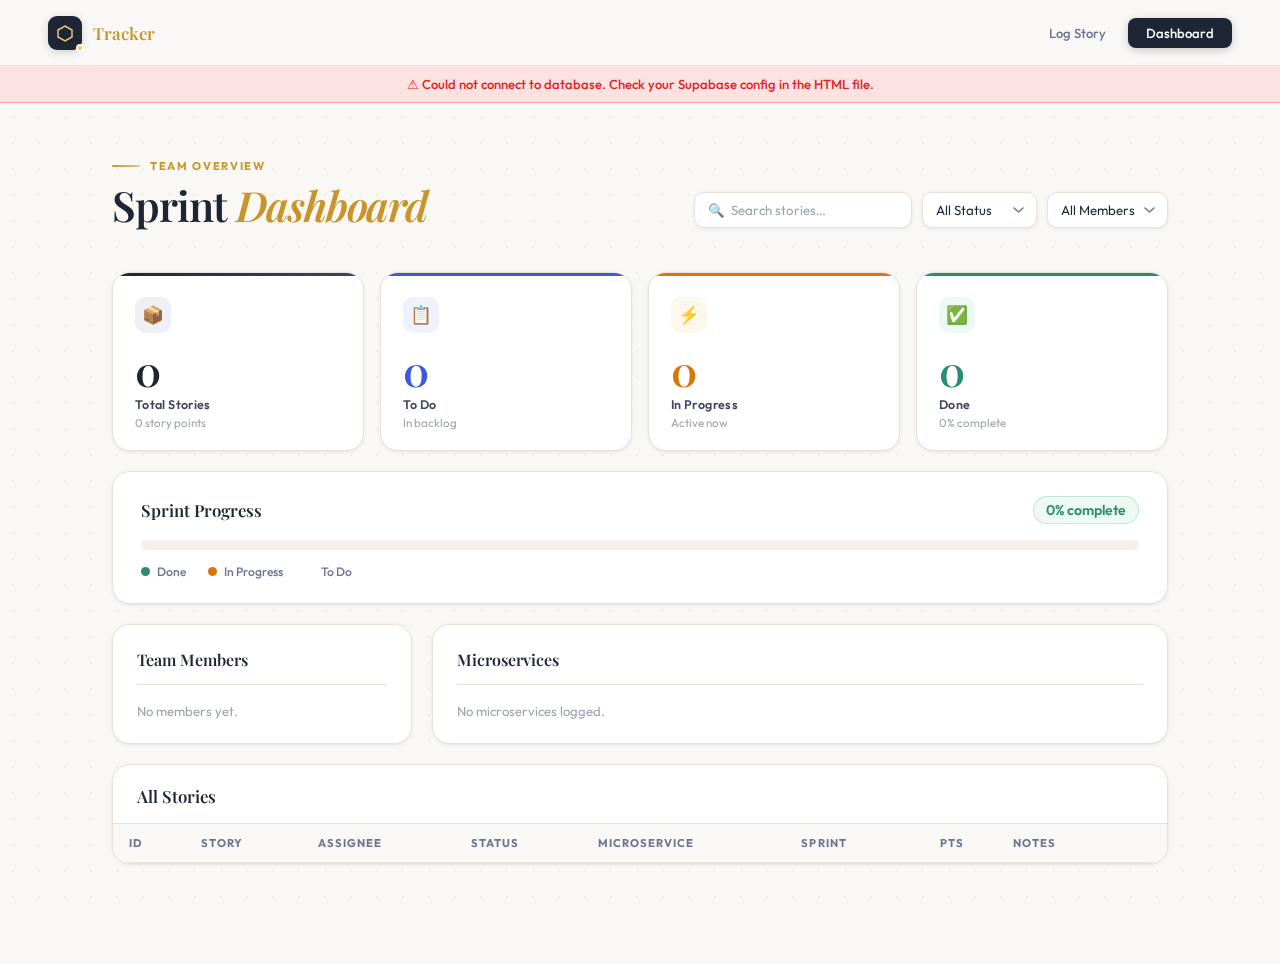
<file: tracker-dashboard.html>
<!DOCTYPE html>
<html lang="en">
<head>
<meta charset="UTF-8">
<meta name="viewport" content="width=device-width, initial-scale=1.0">
<title> Tracker — Dashboard</title>
<link href="https://fonts.googleapis.com/css2?family=Playfair+Display:ital,wght@0,500;0,600;0,700;1,500&family=Outfit:wght@300;400;500;600&display=swap" rel="stylesheet">
<style>
*, *::before, *::after { box-sizing: border-box; margin: 0; padding: 0; }

:root {
  --bg: #FAF8F5;
  --bg2: #F3F0EB;
  --white: #FFFFFF;
  --border: #E8E2D9;
  --border-strong: #D4CCC0;
  --gold: #C9952A;
  --gold-light: #F5E9CC;
  --gold-mid: #E8C96A;
  --slate: #1E2535;
  --slate-mid: #3D4760;
  --slate-light: #6B7491;
  --muted: #9CA3AF;
  --green: #2D8C6F;
  --green-bg: #EDFAF4;
  --amber: #D97706;
  --amber-bg: #FEF8EC;
  --blue: #3B5BDB;
  --blue-bg: #EEF2FF;
  --red: #DC2626;
  --shadow-sm: 0 1px 4px rgba(30,37,53,0.07), 0 1px 2px rgba(30,37,53,0.04);
  --shadow: 0 4px 20px rgba(30,37,53,0.08), 0 2px 6px rgba(30,37,53,0.04);
  --shadow-lg: 0 16px 48px rgba(30,37,53,0.13), 0 4px 14px rgba(30,37,53,0.07);
}

body {
  background: var(--bg);
  color: var(--slate);
  font-family: 'Outfit', sans-serif;
  min-height: 100vh;
  font-size: 15px;
  -webkit-font-smoothing: antialiased;
}

body::before {
  content: '';
  position: fixed;
  inset: 0;
  background-image: radial-gradient(circle, rgba(30,37,53,0.055) 1px, transparent 1px);
  background-size: 26px 26px;
  pointer-events: none;
  z-index: 0;
}

nav {
  position: sticky;
  top: 0;
  z-index: 100;
  background: rgba(250,248,245,0.94);
  backdrop-filter: blur(18px);
  -webkit-backdrop-filter: blur(18px);
  border-bottom: 1px solid var(--border);
  display: flex;
  align-items: center;
  justify-content: space-between;
  padding: 0 48px;
  height: 66px;
}

.nav-brand { display: flex; align-items: center; gap: 11px; }

.brand-mark {
  width: 34px; height: 34px;
  background: var(--slate);
  border-radius: 9px;
  display: grid;
  place-items: center;
  box-shadow: 0 2px 8px rgba(30,37,53,0.2);
  position: relative;
}
.brand-mark::after {
  content: '';
  position: absolute;
  width: 8px; height: 8px;
  border-radius: 50%;
  background: var(--gold-mid);
  bottom: -2px; right: -2px;
  border: 2px solid var(--bg);
  animation: livePulse 2.4s ease-in-out infinite;
}
@keyframes livePulse {
  0%,100% { box-shadow: 0 0 0 0 rgba(232,201,106,0.6); }
  50% { box-shadow: 0 0 0 4px rgba(232,201,106,0); }
}

.brand-mark svg { width: 18px; height: 18px; fill: none; stroke: var(--gold-mid); stroke-width: 1.5; }
.brand-name { font-family: 'Playfair Display', serif; font-size: 1.05rem; font-weight: 600; color: var(--slate); }
.brand-name span { color: var(--gold); }

.nav-pills { display: flex; gap: 4px; }
.nav-pill {
  font-size: 0.82rem; font-weight: 500;
  color: var(--slate-light);
  text-decoration: none;
  padding: 7px 18px;
  border-radius: 8px;
  transition: all 0.18s;
}
.nav-pill:hover { background: var(--bg2); color: var(--slate); }
.nav-pill.active { background: var(--slate); color: #fff; box-shadow: 0 2px 8px rgba(30,37,53,0.25); }

/* Layout */
.page {
  position: relative; z-index: 1;
  max-width: 1120px;
  margin: 0 auto;
  padding: 56px 32px 100px;
}

.page-top {
  display: flex;
  align-items: flex-end;
  justify-content: space-between;
  gap: 20px;
  margin-bottom: 44px;
  flex-wrap: wrap;
}

.page-eyebrow {
  display: flex;
  align-items: center;
  gap: 10px;
  margin-bottom: 10px;
}
.eyebrow-bar { width: 28px; height: 2px; background: linear-gradient(90deg, var(--gold), var(--gold-mid)); border-radius: 2px; }
.eyebrow-label { font-size: 0.7rem; font-weight: 700; letter-spacing: 0.15em; text-transform: uppercase; color: var(--gold); }

.page-title { font-family: 'Playfair Display', serif; font-size: 2.6rem; font-weight: 600; letter-spacing: -0.025em; line-height: 1.08; }
.page-title em { font-style: italic; color: var(--gold); }

.controls {
  display: flex;
  gap: 10px;
  align-items: center;
  flex-wrap: wrap;
}

.ctrl-input, .ctrl-select {
  background: var(--white);
  border: 1.5px solid var(--border);
  border-radius: 10px;
  color: var(--slate);
  font-family: 'Outfit', sans-serif;
  font-size: 0.83rem;
  font-weight: 400;
  padding: 9px 13px;
  outline: none;
  transition: border-color 0.2s;
  min-width: 0;
  box-shadow: var(--shadow-sm);
}
.ctrl-input:focus, .ctrl-select:focus { border-color: var(--gold); box-shadow: 0 0 0 3px rgba(201,149,42,0.1); }
.ctrl-input::placeholder { color: var(--muted); }
.ctrl-select { appearance: none; background-image: url("data:image/svg+xml,%3Csvg xmlns='http://www.w3.org/2000/svg' width='11' height='6' fill='none'%3E%3Cpath d='M1 1l4.5 4 4.5-4' stroke='%236B7491' stroke-width='1.5' stroke-linecap='round' stroke-linejoin='round'/%3E%3C/svg%3E"); background-repeat: no-repeat; background-position: right 12px center; padding-right: 32px; cursor: pointer; }

/* Stat cards */
.stat-row {
  display: grid;
  grid-template-columns: repeat(4, 1fr);
  gap: 16px;
  margin-bottom: 20px;
  animation: riseUp 0.5s cubic-bezier(0.22,1,0.36,1) both;
}

@keyframes riseUp {
  from { opacity: 0; transform: translateY(16px); }
  to { opacity: 1; transform: translateY(0); }
}

.stat-card {
  background: var(--white);
  border: 1px solid var(--border);
  border-radius: 18px;
  padding: 24px 22px 20px;
  position: relative;
  overflow: hidden;
  box-shadow: var(--shadow-sm);
  transition: transform 0.2s, box-shadow 0.2s;
}
.stat-card:hover { transform: translateY(-2px); box-shadow: var(--shadow); }

.stat-card .accent-stripe {
  position: absolute;
  top: 0; left: 0; right: 0;
  height: 3px;
  border-radius: 18px 18px 0 0;
}
.stat-card.c-total .accent-stripe { background: linear-gradient(90deg, var(--slate), var(--slate-mid)); }
.stat-card.c-todo .accent-stripe { background: var(--blue); }
.stat-card.c-wip .accent-stripe { background: var(--amber); }
.stat-card.c-done .accent-stripe { background: var(--green); }

.stat-icon {
  width: 36px; height: 36px;
  border-radius: 10px;
  display: grid;
  place-items: center;
  font-size: 1.1rem;
  margin-bottom: 16px;
}
.c-total .stat-icon { background: #EEF0F6; }
.c-todo .stat-icon { background: var(--blue-bg); }
.c-wip .stat-icon { background: var(--amber-bg); }
.c-done .stat-icon { background: var(--green-bg); }

.stat-num {
  font-family: 'Playfair Display', serif;
  font-size: 2.6rem;
  font-weight: 600;
  letter-spacing: -0.04em;
  line-height: 1;
  margin-bottom: 6px;
}
.c-total .stat-num { color: var(--slate); }
.c-todo .stat-num { color: var(--blue); }
.c-wip .stat-num { color: var(--amber); }
.c-done .stat-num { color: var(--green); }

.stat-label { font-size: 0.78rem; font-weight: 600; color: var(--slate-mid); letter-spacing: 0.03em; }
.stat-sub { font-size: 0.72rem; color: var(--muted); margin-top: 3px; font-weight: 400; }

/* Progress */
.prog-card {
  background: var(--white);
  border: 1px solid var(--border);
  border-radius: 18px;
  padding: 24px 28px;
  margin-bottom: 20px;
  box-shadow: var(--shadow-sm);
  animation: riseUp 0.5s 0.08s cubic-bezier(0.22,1,0.36,1) both;
}

.prog-top {
  display: flex;
  justify-content: space-between;
  align-items: center;
  margin-bottom: 16px;
}

.prog-label {
  font-family: 'Playfair Display', serif;
  font-size: 1.05rem;
  font-weight: 600;
}

.prog-pct {
  font-family: 'Outfit', sans-serif;
  font-size: 0.88rem;
  font-weight: 600;
  color: var(--green);
  background: var(--green-bg);
  border: 1px solid rgba(45,140,111,0.2);
  padding: 4px 12px;
  border-radius: 20px;
}

.prog-track {
  height: 10px;
  background: var(--bg2);
  border-radius: 5px;
  overflow: hidden;
  display: flex;
  gap: 2px;
}
.prog-done { background: var(--green); border-radius: 5px; transition: width 0.7s cubic-bezier(0.22,1,0.36,1); }
.prog-wip { background: var(--amber); border-radius: 5px; transition: width 0.7s 0.1s cubic-bezier(0.22,1,0.36,1); }
.prog-todo { background: #DBEAFE; border-radius: 5px; transition: width 0.7s 0.2s cubic-bezier(0.22,1,0.36,1); }

.prog-legend {
  display: flex;
  gap: 22px;
  margin-top: 14px;
}
.leg { display: flex; align-items: center; gap: 7px; font-size: 0.76rem; font-weight: 500; color: var(--slate-light); }
.leg-dot { width: 9px; height: 9px; border-radius: 50%; flex-shrink: 0; }

/* Two-column layout */
.two-col {
  display: grid;
  grid-template-columns: 300px 1fr;
  gap: 20px;
  margin-bottom: 20px;
  animation: riseUp 0.5s 0.16s cubic-bezier(0.22,1,0.36,1) both;
}

.panel {
  background: var(--white);
  border: 1px solid var(--border);
  border-radius: 18px;
  padding: 24px;
  box-shadow: var(--shadow-sm);
}

.panel-title {
  font-family: 'Playfair Display', serif;
  font-size: 1rem;
  font-weight: 600;
  margin-bottom: 18px;
  padding-bottom: 14px;
  border-bottom: 1px solid var(--border);
  color: var(--slate);
}

/* Member cards */
.member-list { display: flex; flex-direction: column; gap: 10px; }

.member-item {
  border: 1px solid var(--border);
  border-radius: 12px;
  padding: 14px 16px;
  cursor: pointer;
  transition: all 0.2s;
  background: var(--bg);
}
.member-item:hover { border-color: var(--border-strong); background: var(--white); box-shadow: var(--shadow-sm); transform: translateY(-1px); }
.member-item.active { border-color: var(--gold); background: var(--gold-light); }

.member-head {
  display: flex;
  align-items: center;
  gap: 10px;
  margin-bottom: 10px;
}

.avatar {
  width: 32px; height: 32px;
  border-radius: 50%;
  background: linear-gradient(135deg, var(--slate-mid), var(--slate));
  display: grid;
  place-items: center;
  font-size: 0.72rem;
  font-weight: 700;
  color: white;
  flex-shrink: 0;
  letter-spacing: 0.03em;
}

.member-name { font-weight: 600; font-size: 0.88rem; color: var(--slate); }

.member-bars {
  display: flex;
  gap: 6px;
}
.mbar { flex: 1; text-align: center; background: var(--bg2); border-radius: 8px; padding: 7px 4px; }
.mbar .mn { display: block; font-family: 'Playfair Display', serif; font-size: 1.1rem; font-weight: 600; line-height: 1; }
.mbar .ml { display: block; font-size: 0.62rem; font-weight: 700; letter-spacing: 0.07em; text-transform: uppercase; color: var(--muted); margin-top: 3px; }
.mbar.todo .mn { color: var(--blue); }
.mbar.wip .mn { color: var(--amber); }
.mbar.done .mn { color: var(--green); }

/* Service panel */
.svc-list { display: flex; flex-direction: column; gap: 8px; }

.svc-row {
  display: flex;
  align-items: center;
  justify-content: space-between;
  padding: 10px 14px;
  border: 1px solid var(--border);
  border-radius: 10px;
  cursor: pointer;
  transition: all 0.18s;
  background: var(--bg);
  gap: 10px;
}
.svc-row:hover { background: var(--white); border-color: var(--border-strong); }
.svc-row.active { background: var(--gold-light); border-color: var(--gold); }

.svc-name {
  font-family: 'Outfit', monospace;
  font-size: 0.8rem;
  font-weight: 600;
  color: var(--slate-mid);
  white-space: nowrap;
  overflow: hidden;
  text-overflow: ellipsis;
  min-width: 0;
}
.svc-row.active .svc-name { color: var(--gold); }

.svc-cnt {
  font-size: 0.72rem;
  font-weight: 700;
  color: var(--muted);
  background: var(--border);
  padding: 2px 8px;
  border-radius: 20px;
  flex-shrink: 0;
}

/* Table */
.table-wrap {
  background: var(--white);
  border: 1px solid var(--border);
  border-radius: 18px;
  overflow: hidden;
  box-shadow: var(--shadow-sm);
  animation: riseUp 0.5s 0.22s cubic-bezier(0.22,1,0.36,1) both;
}

.table-header {
  display: flex;
  align-items: center;
  justify-content: space-between;
  padding: 20px 24px 0;
  margin-bottom: 0;
}

.table-title {
  font-family: 'Playfair Display', serif;
  font-size: 1.05rem;
  font-weight: 600;
}

.clear-filter {
  font-size: 0.75rem;
  font-weight: 600;
  color: var(--gold);
  background: var(--gold-light);
  border: 1px solid var(--gold-mid);
  padding: 4px 12px;
  border-radius: 20px;
  cursor: pointer;
  display: none;
  transition: all 0.2s;
}
.clear-filter:hover { background: var(--gold-mid); color: #fff; }
.clear-filter.visible { display: inline-block; }

table {
  width: 100%;
  border-collapse: collapse;
  margin-top: 16px;
}

thead tr { background: var(--bg); border-top: 1px solid var(--border); border-bottom: 1px solid var(--border); }

th {
  font-size: 0.7rem;
  font-weight: 700;
  letter-spacing: 0.09em;
  text-transform: uppercase;
  color: var(--slate-light);
  padding: 12px 16px;
  text-align: left;
  white-space: nowrap;
  cursor: pointer;
  user-select: none;
  transition: color 0.2s;
}
th:hover { color: var(--gold); }
th.sort-asc::after { content: ' ↑'; }
th.sort-desc::after { content: ' ↓'; }

tbody tr {
  border-bottom: 1px solid var(--border);
  transition: background 0.15s;
}
tbody tr:last-child { border-bottom: none; }
tbody tr:hover { background: var(--bg); }

td {
  padding: 13px 16px;
  font-size: 0.87rem;
  vertical-align: middle;
  color: var(--slate);
}

.id-tag {
  font-family: 'Outfit', monospace;
  font-size: 0.73rem;
  font-weight: 600;
  color: var(--slate-light);
  background: var(--bg2);
  border: 1px solid var(--border);
  padding: 2px 8px;
  border-radius: 6px;
  white-space: nowrap;
}

.story-name { font-weight: 600; font-size: 0.88rem; }

.status-badge {
  display: inline-flex;
  align-items: center;
  gap: 5px;
  padding: 4px 10px;
  border-radius: 20px;
  font-size: 0.72rem;
  font-weight: 600;
  white-space: nowrap;
}
.status-badge::before { content: ''; width: 6px; height: 6px; border-radius: 50%; background: currentColor; flex-shrink: 0; }
.status-badge.todo { background: var(--blue-bg); color: var(--blue); }
.status-badge.wip { background: var(--amber-bg); color: var(--amber); }
.status-badge.wip::before { animation: throb 1.8s ease-in-out infinite; }
.status-badge.done { background: var(--green-bg); color: var(--green); }

@keyframes throb {
  0%,100% { opacity:1; }
  50% { opacity:0.35; }
}

.svc-chip {
  font-family: 'Outfit', monospace;
  font-size: 0.72rem;
  font-weight: 600;
  color: var(--slate-mid);
  background: var(--bg2);
  border: 1px solid var(--border);
  padding: 3px 9px;
  border-radius: 6px;
  white-space: nowrap;
}

.notes-col {
  max-width: 180px;
  overflow: hidden;
  text-overflow: ellipsis;
  white-space: nowrap;
  font-size: 0.8rem;
  color: var(--muted);
}

.pts-col {
  font-family: 'Playfair Display', serif;
  font-size: 1rem;
  color: var(--slate-mid);
  text-align: center;
}

.action-btns { display: flex; gap: 4px; align-items: center; }

.btn-edit {
  background: none;
  border: 1px solid var(--border);
  color: var(--slate-light);
  font-family: 'Outfit', sans-serif;
  font-size: 0.72rem;
  font-weight: 500;
  padding: 4px 10px;
  border-radius: 6px;
  cursor: pointer;
  transition: all 0.15s;
}
.btn-edit:hover { border-color: var(--gold); color: var(--gold); background: var(--gold-light); }

.btn-del {
  background: none;
  border: none;
  color: var(--muted);
  cursor: pointer;
  font-size: 1.1rem;
  padding: 4px 6px;
  border-radius: 6px;
  transition: all 0.15s;
  line-height: 1;
}
.btn-del:hover { color: var(--red); background: #fee2e2; }

.empty-row td {
  text-align: center;
  padding: 64px 32px;
}

.empty-inner {
  display: flex;
  flex-direction: column;
  align-items: center;
  gap: 10px;
}
.empty-icon { font-size: 2.4rem; }
.empty-msg { font-size: 0.88rem; color: var(--muted); }
.empty-link { font-size: 0.82rem; color: var(--gold); font-weight: 600; text-decoration: none; }
.empty-link:hover { text-decoration: underline; }

/* Edit modal */
.overlay {
  position: fixed; inset: 0;
  background: rgba(30,37,53,0.45);
  backdrop-filter: blur(8px);
  -webkit-backdrop-filter: blur(8px);
  z-index: 200;
  display: none;
  align-items: center;
  justify-content: center;
  padding: 24px;
}
.overlay.open { display: flex; }

.modal {
  background: var(--white);
  border: 1px solid var(--border);
  border-radius: 22px;
  width: 100%;
  max-width: 520px;
  padding: 32px;
  box-shadow: var(--shadow-lg);
  animation: modalPop 0.28s cubic-bezier(0.22,1,0.36,1);
}
@keyframes modalPop {
  from { opacity: 0; transform: scale(0.94) translateY(12px); }
  to { opacity: 1; transform: scale(1) translateY(0); }
}

.modal-top {
  display: flex;
  justify-content: space-between;
  align-items: center;
  margin-bottom: 24px;
  padding-bottom: 16px;
  border-bottom: 1px solid var(--border);
}
.modal-title { font-family: 'Playfair Display', serif; font-size: 1.2rem; font-weight: 600; }
.modal-x {
  background: var(--bg2);
  border: none;
  color: var(--slate-light);
  width: 30px; height: 30px;
  border-radius: 8px;
  display: grid; place-items: center;
  font-size: 1.2rem;
  cursor: pointer;
  transition: all 0.15s;
  line-height: 1;
}
.modal-x:hover { background: #fee2e2; color: var(--red); }

.modal .field { margin-bottom: 14px; }
.modal label {
  display: block;
  font-size: 0.75rem;
  font-weight: 600;
  color: var(--slate-mid);
  margin-bottom: 6px;
  letter-spacing: 0.02em;
}
.modal input, .modal select, .modal textarea {
  background: var(--bg);
  border: 1.5px solid var(--border);
  border-radius: 10px;
  color: var(--slate);
  font-family: 'Outfit', sans-serif;
  font-size: 0.88rem;
  padding: 10px 13px;
  outline: none;
  width: 100%;
  transition: border-color 0.2s, box-shadow 0.2s;
}
.modal input:focus, .modal select:focus, .modal textarea:focus {
  border-color: var(--gold);
  background: var(--white);
  box-shadow: 0 0 0 3px rgba(201,149,42,0.1);
}
.modal textarea { min-height: 70px; resize: vertical; }
.modal .row2 { display: grid; grid-template-columns: 1fr 1fr; gap: 14px; }

.modal-footer { display: flex; gap: 10px; margin-top: 20px; }
.btn-save {
  flex: 1; padding: 12px;
  background: var(--slate); color: #fff;
  border: none; border-radius: 10px;
  font-family: 'Outfit', sans-serif;
  font-size: 0.9rem; font-weight: 600;
  cursor: pointer; transition: all 0.2s;
}
.btn-save:hover { background: var(--slate-mid); }
.btn-cancel {
  padding: 12px 20px;
  background: var(--bg2); color: var(--slate-light);
  border: 1px solid var(--border); border-radius: 10px;
  font-family: 'Outfit', sans-serif;
  font-size: 0.88rem; font-weight: 500;
  cursor: pointer; transition: all 0.2s;
}
.btn-cancel:hover { color: var(--slate); background: var(--border); }

@media (max-width: 900px) {
  .two-col { grid-template-columns: 1fr; }
  .stat-row { grid-template-columns: 1fr 1fr; }
}
@media (max-width: 600px) {
  nav { padding: 0 20px; }
  .page { padding: 32px 16px 80px; }
  .page-title { font-size: 1.9rem; }
  .stat-row { grid-template-columns: 1fr 1fr; gap: 10px; }
  .controls { flex-direction: column; align-items: stretch; }
  th:nth-child(n+5), td:nth-child(n+5) { display: none; }
}
</style>
</head>
<body>

<nav>
  <div class="nav-brand">
    <div class="brand-mark">
      <svg viewBox="0 0 18 18"><polygon points="9,2 16,6 16,13 9,17 2,13 2,6"/></svg>
    </div>
    <div class="brand-name"> <span>Tracker</span></div>
  </div>
  <div class="nav-pills">
    <a href="tracker-entry.html" class="nav-pill">Log Story</a>
    <a href="tracker-dashboard.html" class="nav-pill active">Dashboard</a>
  </div>
</nav>

<div class="page">

  <div class="page-top">
    <div>
      <div class="page-eyebrow">
        <div class="eyebrow-bar"></div>
        <div class="eyebrow-label">Team Overview</div>
      </div>
      <h1 class="page-title">Sprint <em>Dashboard</em></h1>
    </div>
    <div class="controls">
      <input type="text" class="ctrl-input" id="searchInput" placeholder="🔍  Search stories…" style="min-width:200px;" />
      <select class="ctrl-select" id="filterStatus">
        <option value="">All Status</option>
        <option value="todo">To Do</option>
        <option value="wip">In Progress</option>
        <option value="done">Done</option>
      </select>
      <select class="ctrl-select" id="filterAssignee">
        <option value="">All Members</option>
      </select>
    </div>
  </div>

  <!-- Stats -->
  <div class="stat-row" id="statRow">
    <div class="stat-card c-total">
      <div class="accent-stripe"></div>
      <div class="stat-icon">📦</div>
      <div class="stat-num" id="sTotal">0</div>
      <div class="stat-label">Total Stories</div>
      <div class="stat-sub" id="sPoints">0 story points</div>
    </div>
    <div class="stat-card c-todo">
      <div class="accent-stripe"></div>
      <div class="stat-icon">📋</div>
      <div class="stat-num" id="sTodo">0</div>
      <div class="stat-label">To Do</div>
      <div class="stat-sub">In backlog</div>
    </div>
    <div class="stat-card c-wip">
      <div class="accent-stripe"></div>
      <div class="stat-icon">⚡</div>
      <div class="stat-num" id="sWip">0</div>
      <div class="stat-label">In Progress</div>
      <div class="stat-sub">Active now</div>
    </div>
    <div class="stat-card c-done">
      <div class="accent-stripe"></div>
      <div class="stat-icon">✅</div>
      <div class="stat-num" id="sDone">0</div>
      <div class="stat-label">Done</div>
      <div class="stat-sub" id="sDonePct">0% complete</div>
    </div>
  </div>

  <!-- Progress -->
  <div class="prog-card">
    <div class="prog-top">
      <div class="prog-label">Sprint Progress</div>
      <div class="prog-pct" id="progPct">0% complete</div>
    </div>
    <div class="prog-track">
      <div class="prog-done" id="barDone" style="width:0%"></div>
      <div class="prog-wip" id="barWip" style="width:0%"></div>
      <div class="prog-todo" id="barTodo" style="width:0%"></div>
    </div>
    <div class="prog-legend">
      <div class="leg"><div class="leg-dot" style="background:var(--green)"></div>Done</div>
      <div class="leg"><div class="leg-dot" style="background:var(--amber)"></div>In Progress</div>
      <div class="leg"><div class="leg-dot" style="background:#BFDBFE)"></div>To Do</div>
    </div>
  </div>

  <!-- Two column: Members + Services -->
  <div class="two-col">
    <div class="panel">
      <div class="panel-title">Team Members</div>
      <div class="member-list" id="memberList">
        <div style="font-size:0.82rem;color:var(--muted);">No members yet.</div>
      </div>
    </div>
    <div class="panel">
      <div class="panel-title">Microservices</div>
      <div class="svc-list" id="svcList">
        <div style="font-size:0.82rem;color:var(--muted);">No microservices logged.</div>
      </div>
    </div>
  </div>

  <!-- Table -->
  <div class="table-wrap">
    <div class="table-header">
      <div class="table-title" id="tableTitle">All Stories</div>
      <button class="clear-filter" id="clearBtn" onclick="clearFilters()">✕ Clear filters</button>
    </div>
    <table id="mainTable">
      <thead>
        <tr>
          <th onclick="doSort('storyId')">ID</th>
          <th onclick="doSort('storyTitle')">Story</th>
          <th onclick="doSort('assignee')">Assignee</th>
          <th onclick="doSort('status')">Status</th>
          <th onclick="doSort('microservice')">Microservice</th>
          <th onclick="doSort('sprint')">Sprint</th>
          <th onclick="doSort('points')" style="text-align:center;">Pts</th>
          <th>Notes</th>
          <th></th>
        </tr>
      </thead>
      <tbody id="tbody"></tbody>
    </table>
  </div>

</div>

<!-- Edit Modal -->
<div class="overlay" id="overlay">
  <div class="modal">
    <div class="modal-top">
      <div class="modal-title">Edit Story</div>
      <button class="modal-x" onclick="closeModal()">×</button>
    </div>
    <div class="field">
      <label>Story Title</label>
      <input id="e_title" type="text" />
    </div>
    <div class="row2">
      <div class="field">
        <label>Story ID</label>
        <input id="e_id" type="text" />
      </div>
      <div class="field">
        <label>Sprint</label>
        <input id="e_sprint" type="text" />
      </div>
    </div>
    <div class="row2">
      <div class="field">
        <label>Assignee</label>
        <input id="e_assignee" type="text" />
      </div>
      <div class="field">
        <label>Microservice</label>
        <input id="e_svc" type="text" />
      </div>
    </div>
    <div class="row2">
      <div class="field">
        <label>Status</label>
        <select id="e_status">
          <option value="todo">To Do</option>
          <option value="wip">In Progress</option>
          <option value="done">Done</option>
        </select>
      </div>
      <div class="field">
        <label>Points</label>
        <input id="e_pts" type="number" />
      </div>
    </div>
    <div class="field">
      <label>Notes</label>
      <textarea id="e_notes"></textarea>
    </div>
    <div class="modal-footer">
      <button class="btn-cancel" onclick="closeModal()">Cancel</button>
      <button class="btn-save" onclick="saveEdit()">Save Changes</button>
    </div>
  </div>
</div>

<script>
// ─────────────────────────────────────────────
//  SUPABASE CONFIG — replace with your values
//  Project Settings → API in your Supabase dashboard
// ─────────────────────────────────────────────
const SUPABASE_URL  = 'https://ngiqnwuoecrdnvoogjsc.supabase.co';
const SUPABASE_ANON = 'sb_publishable_Gd2MlGuFOJNEz_gLejUiGA_M8aSejSs';
const TABLE = 'stories';

// ─── Supabase REST helpers ───────────────────
const H = {
  'apikey': SUPABASE_ANON,
  'Authorization': `Bearer ${SUPABASE_ANON}`,
  'Content-Type': 'application/json',
  'Prefer': 'return=representation'
};

async function dbGetAll() {
  const res = await fetch(`${SUPABASE_URL}/rest/v1/${TABLE}?order=created_at.desc`, { headers: H });
  if (!res.ok) throw new Error(await res.text());
  return res.json();
}

async function dbUpdate(id, patch) {
  const res = await fetch(`${SUPABASE_URL}/rest/v1/${TABLE}?id=eq.${id}`, {
    method: 'PATCH', headers: H, body: JSON.stringify(patch)
  });
  if (!res.ok) throw new Error(await res.text());
}

async function dbDelete(id) {
  const res = await fetch(`${SUPABASE_URL}/rest/v1/${TABLE}?id=eq.${id}`, {
    method: 'DELETE', headers: H
  });
  if (!res.ok) throw new Error(await res.text());
}

// ─── State ───────────────────────────────────
let allStories = [];
let sortKey = 'created_at', sortDir = 'desc', editId = null, activeSvc = null;
const STATUS_LABEL = { todo: 'To Do', wip: 'In Progress', done: 'Done' };

// ─── Data fetch ──────────────────────────────
async function loadAll() {
  try {
    allStories = await dbGetAll();
  } catch(e) {
    console.error('Supabase load error:', e);
    showBanner('⚠ Could not connect to database. Check your Supabase config in the HTML file.');
    return;
  }
  renderAll();
}

function showBanner(msg) {
  let b = document.getElementById('errBanner');
  if (!b) {
    b = document.createElement('div');
    b.id = 'errBanner';
    b.style.cssText = 'background:#fee2e2;color:#dc2626;font-size:0.82rem;font-weight:500;padding:10px 24px;text-align:center;border-bottom:1px solid #fca5a5;position:sticky;top:66px;z-index:99;';
    document.querySelector('nav').insertAdjacentElement('afterend', b);
  }
  b.textContent = msg;
}

// ─── Filtered / sorted view ──────────────────
function filtered() {
  const q  = document.getElementById('searchInput').value.toLowerCase();
  const st = document.getElementById('filterStatus').value;
  const as = document.getElementById('filterAssignee').value;
  let stories = [...allStories];
  if (q)  stories = stories.filter(s =>
    [s.story_title,s.story_id,s.assignee,s.microservice,s.notes].some(v=>(v||'').toLowerCase().includes(q))
  );
  if (st) stories = stories.filter(s=>s.status===st);
  if (as) stories = stories.filter(s=>s.assignee===as);
  if (activeSvc) stories = stories.filter(s=>s.microservice===activeSvc);
  const colMap = { storyId:'story_id', storyTitle:'story_title', createdAt:'created_at' };
  const sk = colMap[sortKey]||sortKey;
  stories.sort((a,b)=>{
    let av=a[sk]||'', bv=b[sk]||'';
    if (sk==='points'){av=+av||0;bv=+bv||0;}
    if (av<bv) return sortDir==='asc'?-1:1;
    if (av>bv) return sortDir==='asc'?1:-1;
    return 0;
  });
  return stories;
}

// ─── Stats ───────────────────────────────────
function updateStats() {
  const all=allStories, tot=all.length;
  const todo=all.filter(s=>s.status==='todo').length;
  const wip=all.filter(s=>s.status==='wip').length;
  const done=all.filter(s=>s.status==='done').length;
  const pts=all.reduce((a,s)=>a+(+s.points||0),0);
  const pct=tot?Math.round(done/tot*100):0;
  document.getElementById('sTotal').textContent=tot;
  document.getElementById('sTodo').textContent=todo;
  document.getElementById('sWip').textContent=wip;
  document.getElementById('sDone').textContent=done;
  document.getElementById('sPoints').textContent=`${pts} story points`;
  document.getElementById('sDonePct').textContent=`${pct}% complete`;
  document.getElementById('progPct').textContent=`${pct}% complete`;
  document.getElementById('barDone').style.width=(tot?(done/tot*100).toFixed(1):0)+'%';
  document.getElementById('barWip').style.width=(tot?(wip/tot*100).toFixed(1):0)+'%';
  document.getElementById('barTodo').style.width=(tot?(todo/tot*100).toFixed(1):0)+'%';
}

// ─── Members ─────────────────────────────────
function updateMembers() {
  const map={};
  allStories.forEach(s=>{
    if(!s.assignee)return;
    if(!map[s.assignee])map[s.assignee]={todo:0,wip:0,done:0};
    map[s.assignee][s.status]++;
  });
  const sel=document.getElementById('filterAssignee');
  const cur=Array.from(sel.options).map(o=>o.value);
  Object.keys(map).forEach(n=>{
    if(!cur.includes(n)){const o=document.createElement('option');o.value=n;o.textContent=n;sel.appendChild(o);}
  });
  const el=document.getElementById('memberList');
  if(!Object.keys(map).length){el.innerHTML='<div style="font-size:0.82rem;color:var(--muted);">No members yet.</div>';return;}
  const activeAs=document.getElementById('filterAssignee').value;
  el.innerHTML=Object.entries(map).map(([name,c])=>`
    <div class="member-item ${activeAs===name?'active':''}" onclick="filterMember('${name}')">
      <div class="member-head">
        <div class="avatar">${name.slice(0,2).toUpperCase()}</div>
        <div class="member-name">${name}</div>
      </div>
      <div class="member-bars">
        <div class="mbar todo"><span class="mn">${c.todo}</span><span class="ml">Todo</span></div>
        <div class="mbar wip"><span class="mn">${c.wip}</span><span class="ml">WIP</span></div>
        <div class="mbar done"><span class="mn">${c.done}</span><span class="ml">Done</span></div>
      </div>
    </div>`).join('');
}

function filterMember(name){
  const sel=document.getElementById('filterAssignee');
  sel.value=sel.value===name?'':name;
  renderAll();
}

// ─── Services ────────────────────────────────
function updateServices(){
  const map={};
  allStories.forEach(s=>{if(s.microservice)map[s.microservice]=(map[s.microservice]||0)+1;});
  const el=document.getElementById('svcList');
  if(!Object.keys(map).length){el.innerHTML='<div style="font-size:0.82rem;color:var(--muted);">No microservices logged.</div>';return;}
  el.innerHTML=`
    <div class="svc-row ${!activeSvc?'active':''}" onclick="setSvc(null)">
      <span class="svc-name">All services</span><span class="svc-cnt">${allStories.length}</span>
    </div>
    ${Object.entries(map).sort((a,b)=>b[1]-a[1]).map(([svc,cnt])=>`
      <div class="svc-row ${activeSvc===svc?'active':''}" onclick="setSvc('${svc}')">
        <span class="svc-name">${svc}</span><span class="svc-cnt">${cnt}</span>
      </div>`).join('')}`;
}

function setSvc(svc){activeSvc=svc;renderAll();}

// ─── Table ───────────────────────────────────
function updateTable(){
  const stories=filtered();
  const hasFilter=document.getElementById('filterStatus').value||
    document.getElementById('filterAssignee').value||
    document.getElementById('searchInput').value||activeSvc;
  document.getElementById('clearBtn').classList.toggle('visible',!!hasFilter);
  document.getElementById('tableTitle').textContent=
    `${stories.length} ${stories.length===1?'Story':'Stories'}${activeSvc?` — ${activeSvc}`:''}`;
  const tbody=document.getElementById('tbody');
  if(!stories.length){
    tbody.innerHTML=`<tr class="empty-row"><td colspan="9">
      <div class="empty-inner">
        <div class="empty-icon">📋</div>
        <div class="empty-msg">No stories match your filters.</div>
        <a class="empty-link" href="tracker-entry.html">Log a story →</a>
      </div></td></tr>`;
    return;
  }
  tbody.innerHTML=stories.map(s=>`
    <tr>
      <td>${s.story_id?`<span class="id-tag">${s.story_id}</span>`:'<span style="color:var(--muted)">—</span>'}</td>
      <td><span class="story-name">${s.story_title}</span></td>
      <td style="font-weight:500;font-size:0.85rem;">${s.assignee}</td>
      <td><span class="status-badge ${s.status}">${STATUS_LABEL[s.status]}</span></td>
      <td>${s.microservice?`<span class="svc-chip">${s.microservice}</span>`:'<span style="color:var(--muted)">—</span>'}</td>
      <td style="font-size:0.8rem;color:var(--slate-light);">${s.sprint||'—'}</td>
      <td class="pts-col">${s.points||'—'}</td>
      <td class="notes-col" title="${s.notes||''}">${s.notes||'—'}</td>
      <td>
        <div class="action-btns">
          <button class="btn-edit" onclick="openEdit('${s.id}')">Edit</button>
          <button class="btn-del" onclick="delStory('${s.id}')">×</button>
        </div>
      </td>
    </tr>`).join('');
}

function clearFilters(){
  document.getElementById('searchInput').value='';
  document.getElementById('filterStatus').value='';
  document.getElementById('filterAssignee').value='';
  activeSvc=null;
  renderAll();
}

function doSort(key){
  if(sortKey===key)sortDir=sortDir==='asc'?'desc':'asc';
  else{sortKey=key;sortDir='asc';}
  document.querySelectorAll('th').forEach(th=>th.className='');
  if(event.target.tagName==='TH')event.target.classList.add(`sort-${sortDir}`);
  updateTable();
}

// ─── Delete ──────────────────────────────────
async function delStory(id){
  if(!confirm('Remove this story?'))return;
  try{
    await dbDelete(id);
    allStories=allStories.filter(s=>s.id!==id);
    renderAll();
  }catch(e){alert('Failed to delete. Try again.');}
}

// ─── Edit modal ──────────────────────────────
function openEdit(id){
  const s=allStories.find(s=>s.id===id);
  if(!s)return;
  editId=id;
  document.getElementById('e_title').value=s.story_title||'';
  document.getElementById('e_id').value=s.story_id||'';
  document.getElementById('e_sprint').value=s.sprint||'';
  document.getElementById('e_assignee').value=s.assignee||'';
  document.getElementById('e_svc').value=s.microservice||'';
  document.getElementById('e_status').value=s.status||'todo';
  document.getElementById('e_pts').value=s.points||'';
  document.getElementById('e_notes').value=s.notes||'';
  document.getElementById('overlay').classList.add('open');
}

function closeModal(){document.getElementById('overlay').classList.remove('open');editId=null;}

async function saveEdit(){
  const patch={
    story_title: document.getElementById('e_title').value.trim(),
    story_id:    document.getElementById('e_id').value.trim()||null,
    sprint:      document.getElementById('e_sprint').value.trim()||null,
    assignee:    document.getElementById('e_assignee').value.trim(),
    microservice:document.getElementById('e_svc').value.trim()||null,
    status:      document.getElementById('e_status').value,
    points:      parseInt(document.getElementById('e_pts').value)||null,
    notes:       document.getElementById('e_notes').value.trim()||null,
  };
  const btn=document.querySelector('.btn-save');
  btn.textContent='Saving…';btn.disabled=true;
  try{
    await dbUpdate(editId,patch);
    const i=allStories.findIndex(s=>s.id===editId);
    if(i!==-1)allStories[i]={...allStories[i],...patch};
    closeModal();renderAll();
  }catch(e){alert('Failed to save.');}
  finally{btn.textContent='Save Changes';btn.disabled=false;}
}

document.getElementById('overlay').addEventListener('click',e=>{
  if(e.target===document.getElementById('overlay'))closeModal();
});
['searchInput','filterStatus','filterAssignee'].forEach(id=>{
  document.getElementById(id).addEventListener('input',()=>renderAll());
  document.getElementById(id).addEventListener('change',()=>renderAll());
});

function renderAll(){updateStats();updateMembers();updateServices();updateTable();}

// ─── Init + auto-refresh every 30s ───────────
loadAll();
setInterval(loadAll, 30000);
</script>
</body>
</html>
</file>
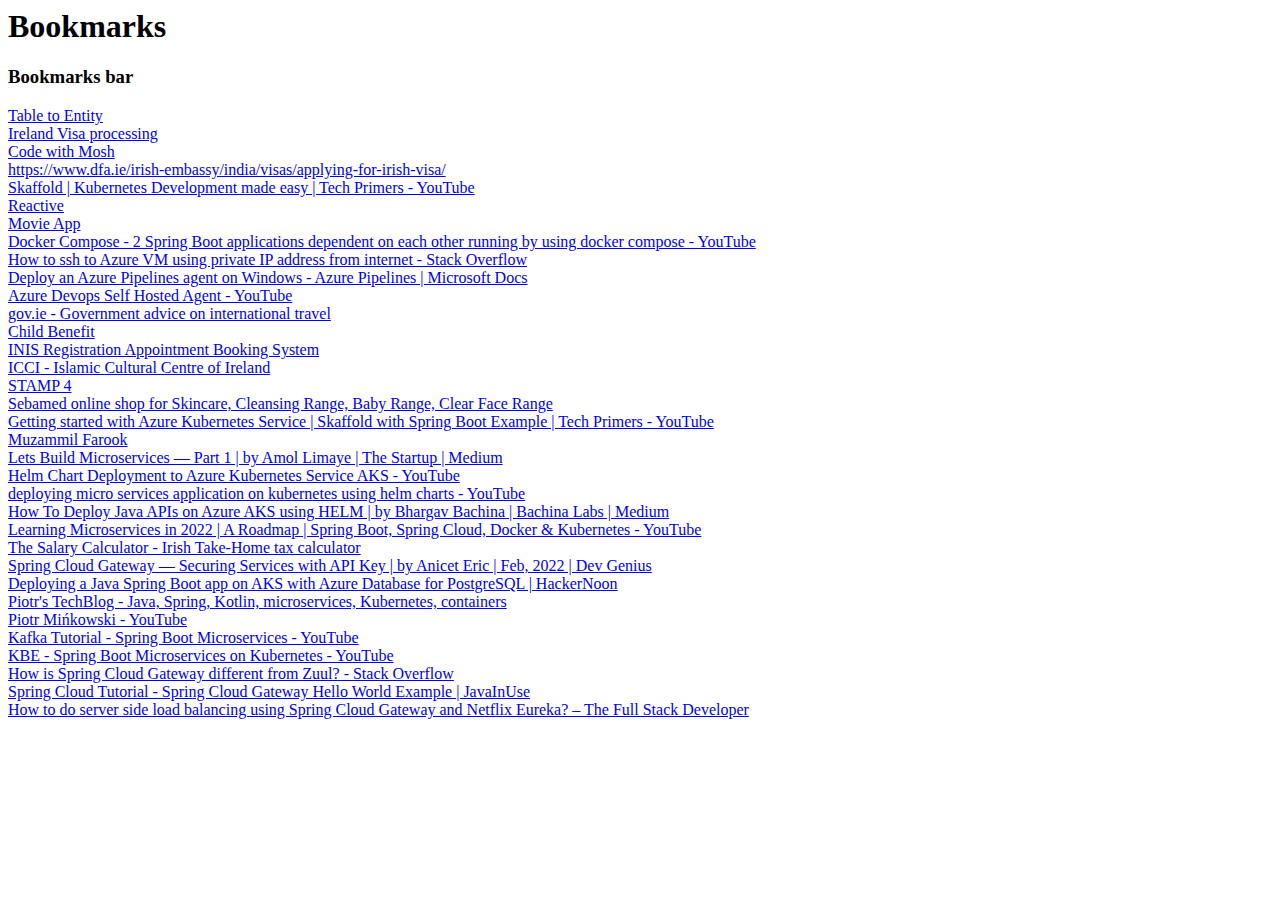
<file: Daily/bookmarks_8_3_22.html>
<!DOCTYPE NETSCAPE-Bookmark-file-1>
<!-- This is an automatically generated file.
     It will be read and overwritten.
     DO NOT EDIT! -->
<META HTTP-EQUIV="Content-Type" CONTENT="text/html; charset=UTF-8">
<TITLE>Bookmarks</TITLE>
<H1>Bookmarks</H1>
<DL><p>
    <DT><H3 ADD_DATE="1604653868" LAST_MODIFIED="1659436440" PERSONAL_TOOLBAR_FOLDER="true">Bookmarks bar</H3>
    <DL><p>
        <DT><A HREF="https://codverter.com/src/sqltoclass" ADD_DATE="1607359776" ICON="[data-uri]">Table to Entity</A>
        <DT><A HREF="https://www.dfa.ie/irish-embassy/india/visas/processing-times-decisions-appeals/" ADD_DATE="1611226500">Ireland Visa processing</A>
        <DT><A HREF="https://codewithmosh.com/courses/enrolled/357787" ADD_DATE="1615987684" ICON="[data-uri]">Code with Mosh</A>
        <DT><A HREF="https://www.dfa.ie/irish-embassy/india/visas/applying-for-irish-visa/" ADD_DATE="1616245058">https://www.dfa.ie/irish-embassy/india/visas/applying-for-irish-visa/</A>
        <DT><A HREF="https://www.youtube.com/watch?v=jnxj4Ma3zpg&t=0s" ADD_DATE="1621950912" ICON="[data-uri]">Skaffold | Kubernetes Development made easy | Tech Primers - YouTube</A>
        <DT><A HREF="https://dassum.medium.com/building-a-reactive-restful-web-service-using-spring-boot-and-postgres-c8e157dbc81d" ADD_DATE="1622989509" ICON="[data-uri]">Reactive</A>
        <DT><A HREF="https://codepen.io/kostastepetes/pen/YzpdQMO" ADD_DATE="1623005450" ICON="[data-uri]">Movie App</A>
        <DT><A HREF="https://www.youtube.com/watch?v=tVPej_vnlcc" ADD_DATE="1624456500" ICON="[data-uri]">Docker Compose - 2 Spring Boot applications dependent on each other running by using docker compose - YouTube</A>
        <DT><A HREF="https://stackoverflow.com/questions/50548826/how-to-ssh-to-azure-vm-using-private-ip-address-from-internet" ADD_DATE="1625140523" ICON="[data-uri]">How to ssh to Azure VM using private IP address from internet - Stack Overflow</A>
        <DT><A HREF="https://docs.microsoft.com/en-us/azure/devops/pipelines/agents/v2-windows?view=azure-devops" ADD_DATE="1625569709" ICON="[data-uri]">Deploy an Azure Pipelines agent on Windows - Azure Pipelines | Microsoft Docs</A>
        <DT><A HREF="https://www.youtube.com/watch?v=a1tWj3ytVSQ" ADD_DATE="1625588520" ICON="[data-uri]">Azure Devops Self Hosted Agent - YouTube</A>
        <DT><A HREF="https://www.gov.ie/en/publication/77952-government-advice-on-international-travel/" ADD_DATE="1630334622" ICON="[data-uri]">gov.ie - Government advice on international travel</A>
        <DT><A HREF="https://www.citizensinformation.ie/en/social_welfare/social_welfare_payments/social_welfare_payments_to_families_and_children/child_benefit.html" ADD_DATE="1631461056" ICON="[data-uri]">Child Benefit</A>
        <DT><A HREF="https://burghquayregistrationoffice.inis.gov.ie/Website/AMSREG/AMSRegWeb.nsf/AppSelect?OpenForm" ADD_DATE="1632146306" ICON="[data-uri]">INIS Registration Appointment Booking System</A>
        <DT><A HREF="https://islamireland.ie/" ADD_DATE="1633866969" ICON="[data-uri]">ICCI - Islamic Cultural Centre of Ireland</A>
        <DT><A HREF="https://www.citizensinformation.ie/en/moving_country/working_in_ireland/employment_permits/green_card_permits.html" ADD_DATE="1636532901" ICON="[data-uri]">STAMP 4</A>
        <DT><A HREF="https://www.sebamed.ie/" ADD_DATE="1638807492" ICON="[data-uri]">Sebamed online shop for Skincare, Cleansing Range, Baby Range, Clear Face Range</A>
        <DT><A HREF="https://www.youtube.com/watch?v=sK9_c9gSR8M" ADD_DATE="1641829240" ICON="[data-uri]">Getting started with Azure Kubernetes Service | Skaffold with Spring Boot Example | Tech Primers - YouTube</A>
        <DT><A HREF="https://muzamm.herokuapp.com/" ADD_DATE="1642157172" ICON="[data-uri]">Muzammil Farook</A>
        <DT><A HREF="https://medium.com/swlh/lets-build-microservices-part-1-a6d1b37154a9" ADD_DATE="1643041396" ICON="[data-uri]">Lets Build Microservices — Part 1 | by Amol Limaye | The Startup | Medium</A>
        <DT><A HREF="https://www.youtube.com/watch?v=wuHpqRJMh6Y" ADD_DATE="1643095184" ICON="[data-uri]">Helm Chart Deployment to Azure Kubernetes Service AKS - YouTube</A>
        <DT><A HREF="https://www.youtube.com/watch?v=-dyxS2XD_ME" ADD_DATE="1643095803" ICON="[data-uri]">deploying micro services application on kubernetes using helm charts - YouTube</A>
        <DT><A HREF="https://medium.com/bb-tutorials-and-thoughts/how-to-deploy-java-apis-on-azure-aks-using-helm-c1f18cfc49a0" ADD_DATE="1643723403" ICON="[data-uri]">How To Deploy Java APIs on Azure AKS using HELM | by Bhargav Bachina | Bachina Labs | Medium</A>
        <DT><A HREF="https://www.youtube.com/watch?v=6f6zHWgM4WE" ADD_DATE="1643889791" ICON="[data-uri]">Learning Microservices in 2022 | A Roadmap | Spring Boot, Spring Cloud, Docker &amp; Kubernetes - YouTube</A>
        <DT><A HREF="https://ie.thesalarycalculator.co.uk/salary.php" ADD_DATE="1643971832" ICON="[data-uri]">The Salary Calculator - Irish Take-Home tax calculator</A>
        <DT><A HREF="https://blog.devgenius.io/spring-cloud-gateway-securing-services-with-api-key-9c39836fc097?gif=true" ADD_DATE="1644576025">Spring Cloud Gateway — Securing Services with API Key | by Anicet Eric | Feb, 2022 | Dev Genius</A>
        <DT><A HREF="https://hackernoon.com/deploying-a-java-spring-boot-app-on-aks-with-azure-database-for-postgresql-2l3w35yd" ADD_DATE="1644995023" ICON="[data-uri]">Deploying a Java Spring Boot app on AKS with Azure Database for PostgreSQL | HackerNoon</A>
        <DT><A HREF="https://piotrminkowski.com/" ADD_DATE="1644996053" ICON="[data-uri]">Piotr&#39;s TechBlog - Java, Spring, Kotlin, microservices, Kubernetes, containers</A>
        <DT><A HREF="https://www.youtube.com/channel/UCAieNgran7umupT_D50KaGw/videos" ADD_DATE="1645018814" ICON="[data-uri]">Piotr Mińkowski - YouTube</A>
        <DT><A HREF="https://www.youtube.com/watch?v=SqVfCyfCJqw" ADD_DATE="1645205309" ICON="[data-uri]">Kafka Tutorial - Spring Boot Microservices - YouTube</A>
        <DT><A HREF="https://www.youtube.com/watch?v=zEEyg6JezEI" ADD_DATE="1645445718" ICON="[data-uri]">KBE - Spring Boot Microservices on Kubernetes - YouTube</A>
        <DT><A HREF="https://stackoverflow.com/questions/47092048/how-is-spring-cloud-gateway-different-from-zuul" ADD_DATE="1656667870" ICON="[data-uri]">How is Spring Cloud Gateway different from Zuul? - Stack Overflow</A>
        <DT><A HREF="https://www.javainuse.com/spring/cloud-gateway" ADD_DATE="1656668240" ICON="[data-uri]">Spring Cloud Tutorial - Spring Cloud Gateway Hello World Example | JavaInUse</A>
        <DT><A HREF="https://fullstackdeveloper.guru/2022/04/20/how-to-do-server-side-load-balancing-using-spring-cloud-gateway-and-netflix-eureka/" ADD_DATE="1659436440" ICON="[data-uri]">How to do server side load balancing using Spring Cloud Gateway and Netflix Eureka? – The Full Stack Developer</A>
    </DL><p>
</DL><p>
</file>
